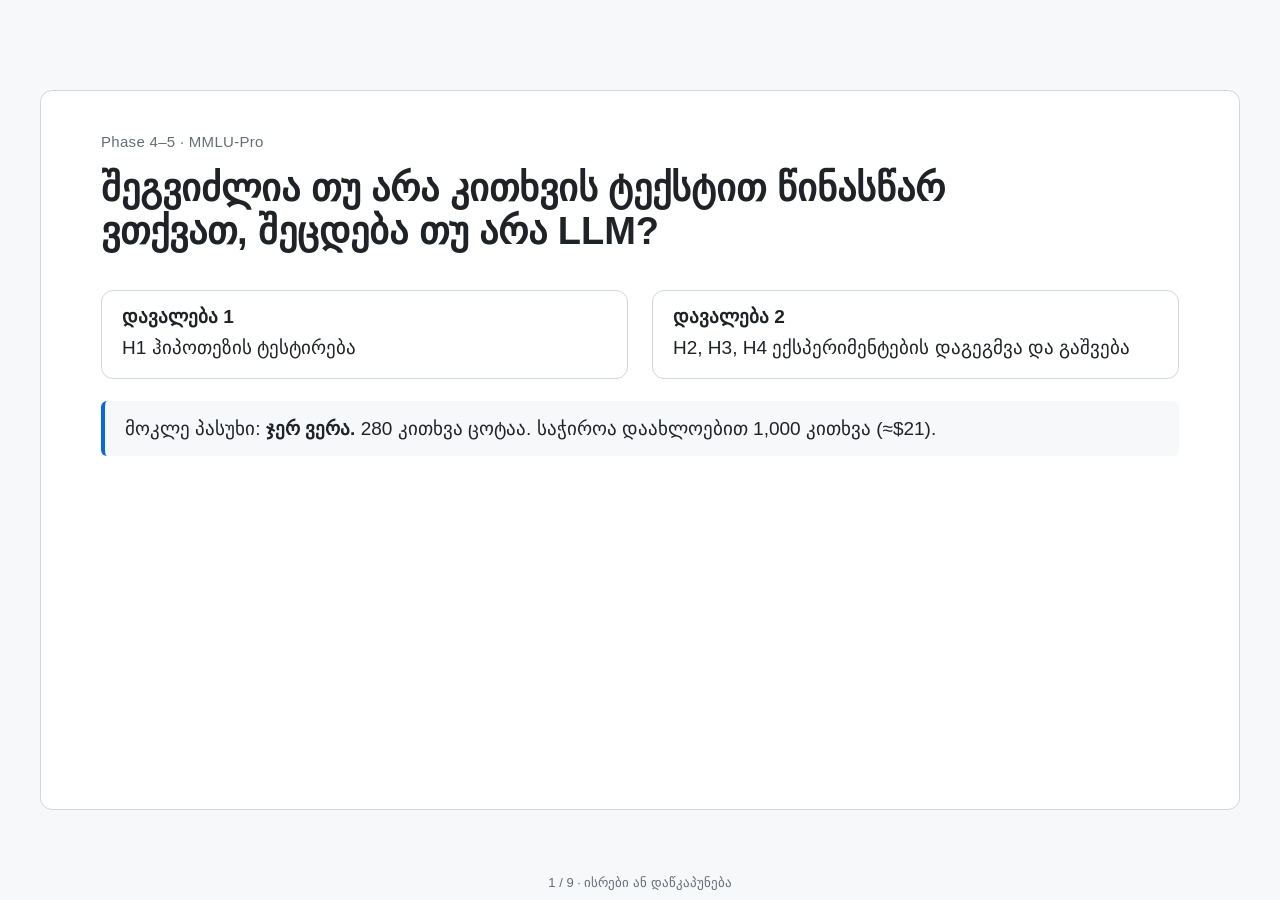
<file: experiments/out/phase4_5_deck_ka.html>
<!doctype html><html lang="ka"><head><meta charset="utf-8"><meta name="viewport" content="width=device-width,initial-scale=1"><title>Phase 4–5 · H1 და H2–H4</title><style>
*{box-sizing:border-box}
html,body{margin:0;height:100%;background:#f6f8fa;color:#1f2328;
  font-family:"Segoe UI","Noto Sans Georgian",Sylfaen,Arial,sans-serif}
.slide{display:none;position:absolute;inset:0;margin:auto;width:min(1200px,96vw);height:min(720px,94vh);
  background:#fff;border:1px solid #d0d7de;border-radius:12px;padding:44px 60px;overflow:auto}
.slide.on{display:flex;flex-direction:column}
.kicker{margin:0 0 6px;color:#656d76;font-size:14px;letter-spacing:.06em;text-transform:uppercase}
h1{font-size:40px;line-height:1.15;margin:8px 0 18px;max-width:900px}
h2{font-size:30px;line-height:1.2;margin:0 0 22px}
h3{font-size:18px;margin:0 0 8px}
p,li{font-size:18px;line-height:1.5}
.lede{font-size:21px;color:#1f2328;max-width:900px}
.body{flex:1}
.note{color:#656d76;font-size:14px;line-height:1.5;margin:14px 0 0;border-top:1px solid #d0d7de;padding-top:12px}
.small{color:#656d76;font-size:15px}
.row{display:flex;gap:18px;margin:18px 0}
.big{flex:1;border:1px solid #d0d7de;border-radius:10px;padding:18px 20px}
.big .num{font-size:40px;font-weight:650;line-height:1.1}
.big .cap{color:#656d76;font-size:15px;margin-top:6px}
.big.bad .num{color:#cf222e} .big.accent .num{color:#0969da} .big.good .num{color:#1a7f37}
.two{display:grid;grid-template-columns:1fr 1fr;gap:28px;margin-top:10px}
.card{border:1px solid #d0d7de;border-radius:10px;padding:20px 22px}
.em{font-weight:600}
.split{display:grid;grid-template-columns:1.7fr 1fr;gap:24px;align-items:center}
.stack{display:flex;flex-direction:column;gap:14px}
table{border-collapse:collapse;width:100%;font-size:17px}
th{color:#656d76;font-weight:600;font-size:14px;border-bottom:2px solid #d0d7de;padding:10px 12px}
td{border-bottom:1px solid #d0d7de;padding:12px}
tr.hl td{background:#ddf4ff}
code{font-family:ui-monospace,SFMono-Regular,Consolas,monospace;font-size:.88em;background:#f6f8fa;
  padding:1px 5px;border-radius:4px}
.chart{width:100%;height:auto}
.chart .tick{font-size:13px;fill:#656d76} .chart .axis{font-size:14px;fill:#656d76}
.chart .lab{font-size:14px;fill:#1f2328} .chart .val{font-size:14px;fill:#1f2328;font-weight:600}
.steps li{margin-bottom:12px}
.rel .chart{max-width:380px} .tight{margin:2px 0}
#bar{position:fixed;bottom:10px;left:0;right:0;text-align:center;color:#656d76;font-size:13px}
@media print{html,body{background:#fff}.slide{display:flex!important;position:relative;
  page-break-after:always;border:none;height:auto;min-height:100vh}#bar{display:none}}

.kicker{text-transform:none;letter-spacing:.02em;font-size:15px}
.slide{padding:40px 60px}
h1{font-size:38px} h2{font-size:32px;margin:0 0 22px}
h3{font-size:19px;margin:0 0 6px}
p,li{font-size:19px;line-height:1.45}
.box{border:1px solid #d0d7de;border-radius:12px;padding:14px 20px;background:#fff}
.box p{margin:2px 0} .box ul{margin:4px 0 0;padding-left:22px} .box li{margin:4px 0}
.box.bad{border-color:#cf222e66;background:#fff6f6} .box.bad h3{color:#cf222e}
.box.good{border-color:#1a7f3766;background:#f3fbf5} .box.good h3{color:#1a7f37}
.two{display:grid;grid-template-columns:1fr 1fr;gap:24px;margin-top:18px}
.hyp{display:grid;grid-template-columns:.85fr 1.15fr;gap:24px;align-items:center}
.hyp .box p{font-size:18px}
.stack{display:flex;flex-direction:column;gap:12px}
.ps{display:grid;grid-template-columns:1fr 50px 1fr;gap:10px;align-items:stretch}
.arrow{display:flex;align-items:center;justify-content:center;font-size:40px;color:#656d76}
.nums{display:grid;grid-template-columns:repeat(4,1fr);gap:18px;margin-bottom:8px}
.num{border:1px solid #d0d7de;border-radius:12px;padding:18px;text-align:center}
.num b{display:block;font-size:48px;line-height:1.1} .num span{color:#656d76;font-size:17px}
.num.bad b{color:#cf222e}
.answer{margin-top:22px;padding:14px 20px;background:#f6f8fa;border-left:4px solid #0969da;border-radius:6px}
.slide.title h1{max-width:1000px}
table{font-size:18px} td{padding:12px}
.chart .lab{font-size:16px} .chart .val{font-size:16px} .chart .axis{font-size:15px}
</style></head><body><section class="slide title"><p class="kicker">Phase 4–5 · MMLU-Pro</p><h1>შეგვიძლია თუ არა კითხვის ტექსტით წინასწარ ვთქვათ, შეცდება თუ არა LLM?</h1><div class="two"><div class="box "><h3>დავალება 1</h3><p>H1 ჰიპოთეზის ტესტირება</p></div><div class="box "><h3>დავალება 2</h3><p>H2, H3, H4 ექსპერიმენტების დაგეგმვა და გაშვება</p></div></div><p class="answer">მოკლე პასუხი: <b>ჯერ ვერა.</b> 280 კითხვა ცოტაა. საჭიროა დაახლოებით 1,000 კითხვა (≈$21).</p></section><section class="slide"><p class="kicker">რა გვქონდა</p><h2>მონაცემები და როგორ ვზომავთ</h2><div class="body"><div class="nums"><div class="num "><b>280</b><span>კითხვა<br>MMLU-Pro, 14 საგანი</span></div><div class="num "><b>3</b><span>Gemini მოდელი</span></div><div class="num "><b>10</b><span>პასუხი თითო<br>კითხვაზე</span></div><div class="num bad"><b>20.5%</b><span>პასუხი არასწორი</span></div></div><div class="two"><div class="box "><h3>Brier score</h3><p>მოდელი ამბობს: „ამ პასუხის შეცდომის ალბათობა X%“. Brier ზომავს, რამდენად ასცდა.</p><p><b>0 = იდეალური. რაც დაბალია, მით უკეთესი.</b></p></div><div class="box "><h3>Baseline = 0.163</h3><p>ყოველ კითხვაზე უბრალოდ „20.5%“-ის თქმა, კითხვის წაკითხვის გარეშე.</p><p><b>მოდელი ამაზე დაბალს უნდა იღებდეს.</b></p></div></div></div></section><section class="slide"><p class="kicker">რა გავაკეთეთ პირველ რიგში</p><h2>როგორ ვყოფთ მონაცემებს train-ად და test-ად</h2><div class="body"><div class="ps"><div class="box bad"><h3>ადრე (გუნდის notebook)</h3><ul><li>840 სტრიქონი შემთხვევით 80/20-ზე</li><li>ერთი კითხვა = 3 სტრიქონი (3 მოდელი) → <b>train-შიც და test-შიც</b> ხვდებოდა</li><li><code>question_id</code> feature-ად იყო</li><li><b>R² 0.32</b>: მოდელმა test-ის კითხვები უკვე იცოდა</li></ul></div><div class="arrow">→</div><div class="box good"><h3>ახლა (ჩვენი კოდი)</h3><ul><li>ჯერ <b>კითხვებს</b> ვყოფთ, მერე სტრიქონებს</li><li>კითხვა სამივე მოდელით ერთად: <b>ან train-შია, ან test-ში</b></li><li><code>question_id</code> ამოღებულია</li><li>test-ში მხოლოდ <b>ახალი</b> კითხვებია → R² 0.32 გაქრა</li></ul></div></div></div></section><section class="slide"><p class="kicker">დავალება 1 · H1</p><h2>H1: soft target ჯობია binary-ს?</h2><div class="body"><div class="hyp"><div class="stack"><div class="box "><h3>ჰიპოთეზა</h3><p>მოდელი უკეთესია, თუ ვასწავლით <b>soft target</b>-ზე (3/10 = 0.3), და არა <b>binary</b>-ზე (0 ან 1).</p></div><div class="box "><h3>რა გავაკეთეთ</h3><p>4 მოდელი: XGBoost და Logistic, თითო ორივე target-ზე. ერთნაირი 144 feature, test-ში ახალი კითხვები.</p></div><div class="box bad"><h3>შედეგი: ✗ არ დადასტურდა</h3><p>soft ≈ binary, სხვაობა შემთხვევითია. baseline-ს ვერცერთი ჯობნის. <br><b>+</b> 20% სარისკოს გამოტოვებით შეცდომა 20.5% → 18.6%.</p></div></div><div><svg viewBox="0 0 520 324" class="chart" role="img"><text x="238" y="57.1" text-anchor="end" class="lab">baseline</text><rect x="250" y="34" width="86.8" height="34" fill="#656d76" rx="3"/><text x="344.8" y="57.1" class="val">0.163</text><text x="238" y="105.1" text-anchor="end" class="lab">XGBoost · binary</text><rect x="250" y="82" width="107.8" height="34" fill="#0969da" rx="3"/><text x="365.8" y="105.1" class="val">0.165</text><text x="238" y="153.1" text-anchor="end" class="lab">XGBoost · soft</text><rect x="250" y="130" width="152.1" height="34" fill="#bc4c00" rx="3"/><text x="410.1" y="153.1" class="val">0.169</text><text x="238" y="201.1" text-anchor="end" class="lab">Logistic · binary</text><rect x="250" y="178" width="86.5" height="34" fill="#1f2328" rx="3"/><text x="344.5" y="201.1" class="val">0.163</text><text x="238" y="249.1" text-anchor="end" class="lab">Logistic · soft</text><rect x="250" y="226" width="76.4" height="34" fill="#1a7f37" rx="3"/><text x="334.4" y="249.1" class="val">0.162</text><text x="250.0" y="290" text-anchor="middle" class="tick">0.155</text><text x="302.9" y="290" text-anchor="middle" class="tick">0.160</text><text x="355.9" y="290" text-anchor="middle" class="tick">0.165</text><text x="408.8" y="290" text-anchor="middle" class="tick">0.170</text><line x1="336.8" x2="336.8" y1="24" y2="274" stroke="#656d76" stroke-width="1.5" stroke-dasharray="6 5"/><text x="336.8" y="18" text-anchor="middle" class="tick" fill="#656d76">baseline</text><text x="340.0" y="314" text-anchor="middle" class="axis">Brier (რაც დაბალია, მით უკეთესი)</text></svg></div></div></div></section><section class="slide"><p class="kicker">დავალება 2 · H2</p><h2>H2: მოდელის features შველის?</h2><div class="body"><div class="hyp"><div class="stack"><div class="box "><h3>ჰიპოთეზა</h3><p>კითხვის features-ს თუ <b>მოდელის features</b>-ს დავუმატებთ (სახელი, ოჯახი, knowledge cutoff), პროგნოზი გაუმჯობესდება.</p></div><div class="box "><h3>რა გავაკეთეთ</h3><p>3 feature-ნაკრები, თითოეული 4 მოდელით. ვადარებთ თითოეულის საუკეთესოს.</p></div><div class="box good"><h3>შედეგი: ✓ ცოტათი</h3><p>Brier 0.164 → 0.162. სხვაობა რეალურია, მაგრამ პატარა. baseline-ს სანდოდ ვერ ჯობნის.</p></div></div><div><svg viewBox="0 0 520 276" class="chart" role="img"><text x="238" y="57.1" text-anchor="end" class="lab">მხოლოდ კითხვის features</text><rect x="250" y="34" width="125.7" height="34" fill="#0969da" rx="3"/><text x="383.7" y="57.1" class="val">0.164</text><text x="238" y="105.1" text-anchor="end" class="lab">+ მოდელის სახელი</text><rect x="250" y="82" width="94.8" height="34" fill="#0969da" rx="3"/><text x="352.8" y="105.1" class="val">0.162</text><text x="238" y="153.1" text-anchor="end" class="lab">ყველა feature</text><rect x="250" y="130" width="99.9" height="34" fill="#0969da" rx="3"/><text x="357.9" y="153.1" class="val">0.162</text><text x="238" y="201.1" text-anchor="end" class="lab">baseline</text><rect x="250" y="178" width="113.5" height="34" fill="#656d76" rx="3"/><text x="371.5" y="201.1" class="val">0.163</text><text x="250.0" y="242" text-anchor="middle" class="tick">0.155</text><text x="319.2" y="242" text-anchor="middle" class="tick">0.160</text><text x="388.5" y="242" text-anchor="middle" class="tick">0.165</text><line x1="363.5" x2="363.5" y1="24" y2="226" stroke="#656d76" stroke-width="1.5" stroke-dasharray="6 5"/><text x="363.5" y="18" text-anchor="middle" class="tick" fill="#656d76">baseline</text><text x="340.0" y="266" text-anchor="middle" class="axis">Brier (რაც დაბალია, მით უკეთესი)</text></svg></div></div></div></section><section class="slide"><p class="kicker">დავალება 2 · H3</p><h2>H3: მოდელის პარამეტრები შველის?</h2><div class="body"><div class="hyp"><div class="stack"><div class="box "><h3>ჰიპოთეზა</h3><p>მოდელის პარამეტრები (context window, temperature, top-p) და მათი კავშირი კითხვასთან პროგნოზს კიდევ უფრო აუმჯობესებს.</p></div><div class="box "><h3>რა გავაკეთეთ</h3><p>შევამოწმეთ, იცვლება თუ არა ეს პარამეტრები. არ იცვლება, ამიტომ გავუშვით <b>reduced H3</b>: + მოდელის სახელი, + knowledge cutoff.</p></div><div class="box "><h3>შედეგი: ◐ ნაწილობრივ</h3><p>სრულად ვერ შემოწმდა. მოდელის სახელი შველის, cutoff თითქმის არა. საჭიროა მონაცემები მეორე temperature-ით.</p></div></div><div><h3>რა იცვლება 3 მოდელს შორის</h3><table><thead><tr><th style="text-align:left">პარამეტრი</th><th style="text-align:left">მნიშვნელობა</th><th style="text-align:center">იცვლება?</th></tr></thead><tbody><tr><td style="text-align:left">context window</td><td style="text-align:left">1,048,576 სამივეზე</td><td style="text-align:center">✗</td></tr><tr><td style="text-align:left">temperature, top-p</td><td style="text-align:left">არ არის ჩაწერილი</td><td style="text-align:center">✗</td></tr><tr class="hl"><td style="text-align:left">მოდელის სახელი</td><td style="text-align:left">3 სხვადასხვა</td><td style="text-align:center">✓</td></tr><tr class="hl"><td style="text-align:left">knowledge cutoff</td><td style="text-align:left">2 მოდელს აქვს</td><td style="text-align:center">✓</td></tr></tbody></table></div></div></div></section><section class="slide"><p class="kicker">დავალება 2 · H4</p><h2>H4: ML ჯობნის მარტივ ცხრილს?</h2><div class="body"><div class="hyp"><div class="stack"><div class="box "><h3>ჰიპოთეზა</h3><p>ML მოდელი ჯობნის მარტივ ცხრილს: <b>„მოდელი × საგანი“</b> შეცდომის % (მაგ. „gemini-2.5 health-ში X%-ს ცდება“).</p></div><div class="box "><h3>რა გავაკეთეთ</h3><p>3 ტესტი: ახალი კითხვები, ახალი საგანი, ახალი მოდელი. leakage ვიპოვეთ და გავასწორეთ (0.130 → 0.171).</p></div><div class="box bad"><h3>შედეგი: ✗ არ დადასტურდა</h3><p>ცხრილი სამივე ტესტზე ჯობნის ან ტოლია. ML ცხრილს ვერსად აჯობა.</p></div></div><div><svg viewBox="0 0 520 300" class="chart" role="img"><text x="238" y="51.7" text-anchor="end" class="lab">ახალი კითხვები · ML</text><rect x="250" y="34" width="85.3" height="26" fill="#0969da" rx="3"/><text x="343.3" y="51.7" class="val">0.162</text><text x="238" y="87.7" text-anchor="end" class="lab">ახალი კითხვები · ცხრილი</text><rect x="250" y="70" width="33.1" height="26" fill="#1a7f37" rx="3"/><text x="291.1" y="87.7" class="val">0.155</text><text x="238" y="123.7" text-anchor="end" class="lab">ახალი საგანი · ML</text><rect x="250" y="106" width="119.9" height="26" fill="#0969da" rx="3"/><text x="377.9" y="123.7" class="val">0.167</text><text x="238" y="159.7" text-anchor="end" class="lab">ახალი საგანი · ცხრილი</text><rect x="250" y="142" width="80.2" height="26" fill="#1a7f37" rx="3"/><text x="338.2" y="159.7" class="val">0.161</text><text x="238" y="195.7" text-anchor="end" class="lab">ახალი მოდელი · ML</text><rect x="250" y="178" width="151.9" height="26" fill="#0969da" rx="3"/><text x="409.9" y="195.7" class="val">0.171</text><text x="238" y="231.7" text-anchor="end" class="lab">ახალი მოდელი · ცხრილი</text><rect x="250" y="214" width="85.6" height="26" fill="#1a7f37" rx="3"/><text x="343.6" y="231.7" class="val">0.162</text><text x="250.0" y="266" text-anchor="middle" class="tick">0.150</text><text x="322.0" y="266" text-anchor="middle" class="tick">0.160</text><text x="394.0" y="266" text-anchor="middle" class="tick">0.170</text><text x="340.0" y="290" text-anchor="middle" class="axis">Brier (რაც დაბალია, მით უკეთესი)</text></svg></div></div></div></section><section class="slide"><p class="kicker">შეჯამება</p><h2>ოთხი ჰიპოთეზა: რა გამოვიდა</h2><div class="body"><table><thead><tr><th style="text-align:left"></th><th style="text-align:left">ჰიპოთეზა</th><th style="text-align:left">შედეგი</th></tr></thead><tbody><tr><td style="text-align:left">H1</td><td style="text-align:left">soft target ჯობია binary-ს</td><td style="text-align:left">✗ ფრეა</td></tr><tr><td style="text-align:left">H2</td><td style="text-align:left">მოდელის features შველის</td><td style="text-align:left">✓ ცოტათი</td></tr><tr><td style="text-align:left">H3</td><td style="text-align:left">მოდელის პარამეტრები შველის</td><td style="text-align:left">◐ ვერ შემოწმდა, მონაცემები არ იყო</td></tr><tr><td style="text-align:left">H4</td><td style="text-align:left">ML ჯობნის მარტივ ცხრილს</td><td style="text-align:left">✗ ცხრილი ჯობნის</td></tr></tbody></table><p class="answer">280 კითხვაზე კითხვის ტექსტი შეცდომის პროგნოზს თითქმის არაფერს მატებს. მთავარია, <b>რომელი მოდელია</b> და <b>რომელი საგანი</b>.</p></div></section><section class="slide"><p class="kicker">შემდეგი ნაბიჯი</p><h2>მთავარი პრობლემა: მონაცემები ცოტაა</h2><div class="body"><div class="ps"><div class="box bad"><h3>პრობლემა</h3><ul><li>280 კითხვაზე საუკეთესო feature <b>ხმაურისგან არ განსხვავდება</b></li><li>შემთხვევით არეულ მონაცემებზეც 34% შემთხვევაში ჩნდება ასეთივე „ძლიერი“ feature</li></ul></div><div class="arrow">→</div><div class="box good"><h3>გადაწყვეტა</h3><ul><li><b>1,000 კითხვა</b> × 3 მოდელი × 10 პასუხი</li><li>≈39,000 API call, <b>≈$21</b></li><li>20% test თავიდანვე „დალუქული“</li><li>იგივე კოდი, იგივე მეტრიკები</li></ul></div></div></div></section><div id="bar"></div><script>
const s=[...document.querySelectorAll('.slide')];let i=0;const bar=document.getElementById('bar');
function show(n){i=Math.max(0,Math.min(s.length-1,n));s.forEach((e,k)=>e.classList.toggle('on',k===i));
bar.textContent=(i+1)+' / '+s.length+'  ·  ისრები ან დაწკაპუნება';location.hash=i+1;}
document.addEventListener('keydown',e=>{if(['ArrowRight','PageDown',' '].includes(e.key))show(i+1);
if(['ArrowLeft','PageUp'].includes(e.key))show(i-1);if(e.key==='Home')show(0);if(e.key==='End')show(s.length-1);});
document.addEventListener('click',e=>{if(e.target.closest('a'))return;show(e.clientX>innerWidth/3?i+1:i-1);});
show((parseInt(location.hash.slice(1))||1)-1);
</script></body></html>
</file>
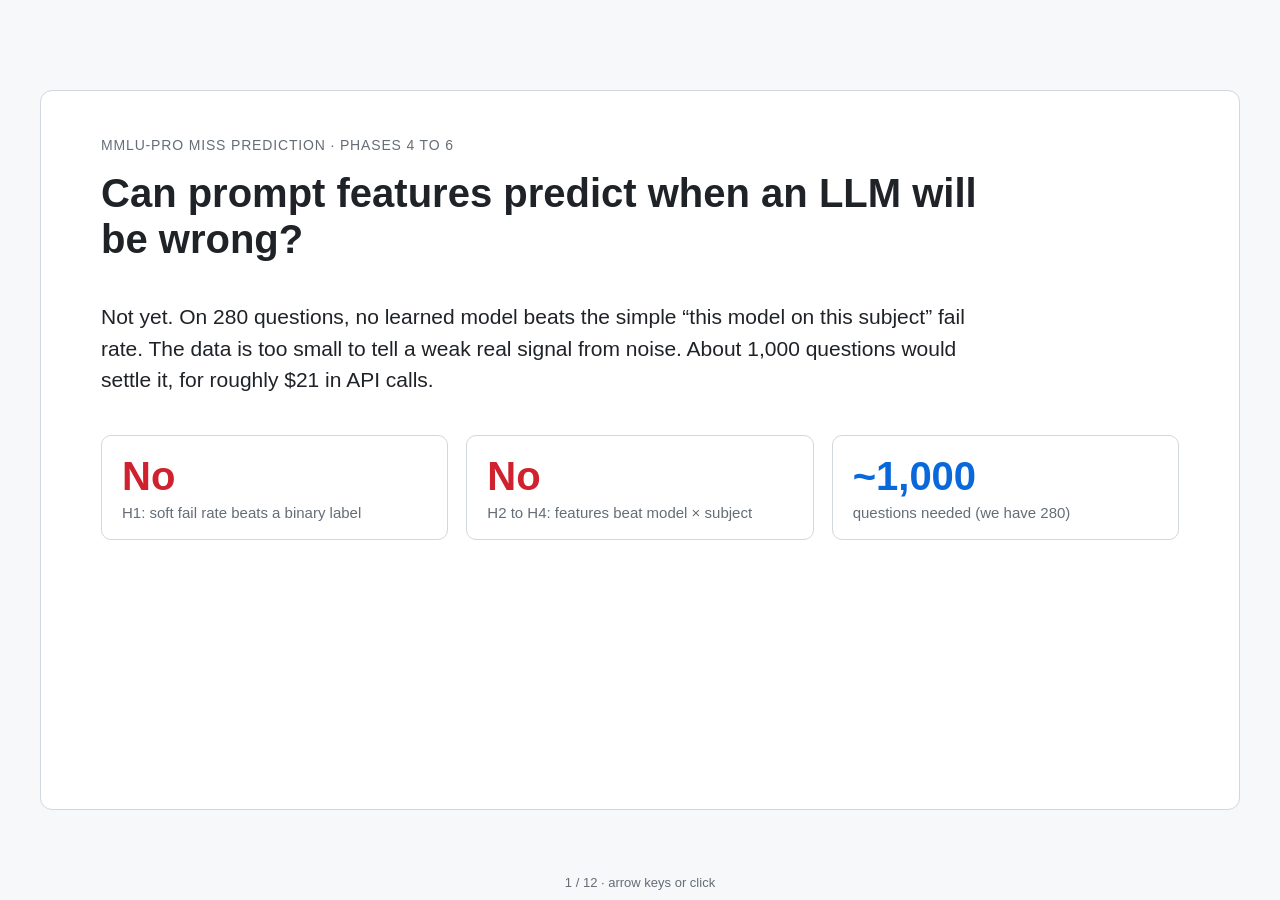
<file: experiments/out/phase4_6_deck.html>
<!doctype html><html lang="en"><head><meta charset="utf-8"><meta name="viewport" content="width=device-width,initial-scale=1"><title>MMLU-Pro miss prediction · Phases 4 to 6</title><style>
*{box-sizing:border-box}
html,body{margin:0;height:100%;background:#f6f8fa;color:#1f2328;
  font-family:-apple-system,BlinkMacSystemFont,"Segoe UI",Helvetica,Arial,sans-serif}
.slide{display:none;position:absolute;inset:0;margin:auto;width:min(1200px,96vw);height:min(720px,94vh);
  background:#fff;border:1px solid #d0d7de;border-radius:12px;padding:44px 60px;overflow:auto}
.slide.on{display:flex;flex-direction:column}
.kicker{margin:0 0 6px;color:#656d76;font-size:14px;letter-spacing:.06em;text-transform:uppercase}
h1{font-size:40px;line-height:1.15;margin:8px 0 18px;max-width:900px}
h2{font-size:30px;line-height:1.2;margin:0 0 22px}
h3{font-size:18px;margin:0 0 8px}
p,li{font-size:18px;line-height:1.5}
.lede{font-size:21px;color:#1f2328;max-width:900px}
.body{flex:1}
.note{color:#656d76;font-size:14px;line-height:1.5;margin:14px 0 0;border-top:1px solid #d0d7de;padding-top:12px}
.small{color:#656d76;font-size:15px}
.row{display:flex;gap:18px;margin:18px 0}
.big{flex:1;border:1px solid #d0d7de;border-radius:10px;padding:18px 20px}
.big .num{font-size:40px;font-weight:650;line-height:1.1}
.big .cap{color:#656d76;font-size:15px;margin-top:6px}
.big.bad .num{color:#cf222e} .big.accent .num{color:#0969da} .big.good .num{color:#1a7f37}
.two{display:grid;grid-template-columns:1fr 1fr;gap:28px;margin-top:10px}
.card{border:1px solid #d0d7de;border-radius:10px;padding:20px 22px}
.em{font-weight:600}
.split{display:grid;grid-template-columns:1.7fr 1fr;gap:24px;align-items:center}
.stack{display:flex;flex-direction:column;gap:14px}
table{border-collapse:collapse;width:100%;font-size:17px}
th{color:#656d76;font-weight:600;font-size:14px;border-bottom:2px solid #d0d7de;padding:10px 12px}
td{border-bottom:1px solid #d0d7de;padding:12px}
tr.hl td{background:#ddf4ff}
code{font-family:ui-monospace,SFMono-Regular,Consolas,monospace;font-size:.88em;background:#f6f8fa;
  padding:1px 5px;border-radius:4px}
.chart{width:100%;height:auto}
.chart .tick{font-size:13px;fill:#656d76} .chart .axis{font-size:14px;fill:#656d76}
.chart .lab{font-size:14px;fill:#1f2328} .chart .val{font-size:14px;fill:#1f2328;font-weight:600}
.steps li{margin-bottom:12px}
.rel .chart{max-width:380px} .tight{margin:2px 0}
#bar{position:fixed;bottom:10px;left:0;right:0;text-align:center;color:#656d76;font-size:13px}
@media print{html,body{background:#fff}.slide{display:flex!important;position:relative;
  page-break-after:always;border:none;height:auto;min-height:100vh}#bar{display:none}}
</style></head><body><section class="slide title"><p class="kicker">MMLU-Pro miss prediction · Phases 4 to 6</p><h1>Can prompt features predict when an LLM will be wrong?</h1><p class="lede">Not yet. On 280 questions, no learned model beats the simple “this model on this subject” fail rate. The data is too small to tell a weak real signal from noise. About 1,000 questions would settle it, for roughly $21 in API calls.</p><div class="row"><div class="big bad"><div class="num">No</div><div class="cap">H1: soft fail rate beats a binary label</div></div><div class="big bad"><div class="num">No</div><div class="cap">H2 to H4: features beat model × subject</div></div><div class="big accent"><div class="num">~1,000</div><div class="cap">questions needed (we have 280)</div></div></div></section><section class="slide"><p class="kicker">What we started from</p><h2>280 questions × 3 Gemini models × 10 answers each</h2><div class="body"><div class="row"><div class="big "><div class="num">840</div><div class="cap">cells (question × model)</div></div><div class="big "><div class="num">8,400</div><div class="cap">graded answers</div></div><div class="big "><div class="num">20.5%</div><div class="cap">of answers were wrong</div></div></div><div class="two"><div><h3>Target</h3><p>For each cell: fail rate = wrong answers ÷ 10. Only 22% of cells sit between 0 and 1; most are always right or always wrong.</p></div><div><h3>What was wrong in the first notebooks</h3><ul><li>The regression split rows, not questions. All 145 test questions were also in training.</li><li><code>question_id</code> was left in as a feature.</li><li>So its R² of 0.32 was optimistic: the model had seen every test question.</li></ul></div></div></div><p class="note">From here on, every test uses questions the model never saw. Question id and MMLU subject are never features; subject is only used as a baseline.</p></section><section class="slide"><p class="kicker">Phase 6 · metrics locked before testing</p><h2>Which number decides depends on how the score is used</h2><div class="body"><div class="two"><div class="card"><h3>Product skips the riskiest X%</h3><p>Only the order matters. A score that says 90% on hard questions and 80% on easy ones works perfectly.</p><p class="em">Decide on: coverage–risk curve, error at 90 / 80 / 70% coverage, AURC.</p></div><div class="card"><h3>Product uses a threshold or shows the number</h3><p>“Skip if risk &gt; 30%” only works if 30% really means 30%.</p><p class="em">Decide on: Brier, Brier Skill Score, reliability diagram, ECE (15 quantile bins).</p></div></div><p class="small">Always also reported: log loss (clipped to [1e−4, 1−1e−4]), AUROC, AUPRC next to its base rate, a question-level bootstrap interval, and results by model and by subject. RMSE only next to its noise floor. Brier Skill Score = 1 − Brier ÷ Brier of always guessing the average.</p></div></section><section class="slide"><p class="kicker">Phase 4 · H1</p><h2>Predicting the exact fail rate does not beat a yes/no label</h2><div class="body"><table><thead><tr><th style="text-align:left">Predictor</th><th style="text-align:right">Brier</th><th style="text-align:right">Skill</th><th style="text-align:right">ECE</th><th style="text-align:right">Log loss</th><th style="text-align:right">Error, skip 20%</th><th style="text-align:right">AURC</th><th style="text-align:right">AUROC</th></tr></thead><tbody><tr><td style="text-align:left">Always guess the average</td><td style="text-align:right">0.163</td><td style="text-align:right">0</td><td style="text-align:right">0.044</td><td style="text-align:right">0.508</td><td style="text-align:right">20.5%</td><td style="text-align:right">0.220</td><td style="text-align:right">0.46</td></tr><tr><td style="text-align:left">XGBoost · binary (fail rate &gt; 0.5)</td><td style="text-align:right">0.165</td><td style="text-align:right">-0.012</td><td style="text-align:right">0.063</td><td style="text-align:right">0.516</td><td style="text-align:right">18.6%</td><td style="text-align:right">0.170</td><td style="text-align:right">0.58</td></tr><tr><td style="text-align:left">XGBoost · soft (exact fail rate)</td><td style="text-align:right">0.169</td><td style="text-align:right">-0.038</td><td style="text-align:right">0.068</td><td style="text-align:right">0.527</td><td style="text-align:right">19.7%</td><td style="text-align:right">0.177</td><td style="text-align:right">0.55</td></tr><tr><td style="text-align:left">Elastic-net logistic · binary</td><td style="text-align:right">0.163</td><td style="text-align:right">+0.000</td><td style="text-align:right">0.053</td><td style="text-align:right">0.505</td><td style="text-align:right">18.7%</td><td style="text-align:right">0.151</td><td style="text-align:right">0.61</td></tr><tr class="hl"><td style="text-align:left">Elastic-net logistic · soft (10 trials)</td><td style="text-align:right">0.162</td><td style="text-align:right">+0.006</td><td style="text-align:right">0.059</td><td style="text-align:right">0.501</td><td style="text-align:right">19.5%</td><td style="text-align:right">0.145</td><td style="text-align:right">0.62</td></tr></tbody></table></div><p class="note">Lower is better except AUROC; skill below 0 means worse than guessing the average. Soft minus binary on Brier: XGBoost +0.004 [-0.001, +0.010], logistic -0.001 [-0.004, +0.002]. Both intervals include 0: a tie. The soft logistic ranks best (lowest AURC) but its skill interval also includes 0. Question-grouped 5-fold, same 144 features for every model.</p></section><section class="slide"><p class="kicker">Phase 4 · H1 · coverage–risk</p><h2>Skipping risky questions helps; the logistic ranks best when skipping a lot</h2><div class="body"><svg viewBox="0 0 860 380" class="chart" role="img"><line x1="70" x2="680" y1="320.0" y2="320.0" stroke="#d0d7de" stroke-width="1"/><text x="60" y="325.0" text-anchor="end" class="tick">0</text><line x1="70" x2="680" y1="264.8" y2="264.8" stroke="#d0d7de" stroke-width="1"/><text x="60" y="269.8" text-anchor="end" class="tick">5</text><line x1="70" x2="680" y1="209.6" y2="209.6" stroke="#d0d7de" stroke-width="1"/><text x="60" y="214.6" text-anchor="end" class="tick">10</text><line x1="70" x2="680" y1="154.4" y2="154.4" stroke="#d0d7de" stroke-width="1"/><text x="60" y="159.4" text-anchor="end" class="tick">15</text><line x1="70" x2="680" y1="99.2" y2="99.2" stroke="#d0d7de" stroke-width="1"/><text x="60" y="104.2" text-anchor="end" class="tick">20</text><line x1="70" x2="680" y1="44.0" y2="44.0" stroke="#d0d7de" stroke-width="1"/><text x="60" y="49.0" text-anchor="end" class="tick">25</text><text x="70.0" y="342" text-anchor="middle" class="tick">5</text><text x="100.5" y="342" text-anchor="middle" class="tick">10</text><text x="131.0" y="342" text-anchor="middle" class="tick">14</text><text x="161.5" y="342" text-anchor="middle" class="tick">19</text><text x="192.0" y="342" text-anchor="middle" class="tick">24</text><text x="222.5" y="342" text-anchor="middle" class="tick">29</text><text x="253.0" y="342" text-anchor="middle" class="tick">34</text><text x="283.5" y="342" text-anchor="middle" class="tick">38</text><text x="314.0" y="342" text-anchor="middle" class="tick">43</text><text x="344.5" y="342" text-anchor="middle" class="tick">48</text><text x="375.0" y="342" text-anchor="middle" class="tick">52</text><text x="405.5" y="342" text-anchor="middle" class="tick">57</text><text x="436.0" y="342" text-anchor="middle" class="tick">62</text><text x="466.5" y="342" text-anchor="middle" class="tick">67</text><text x="497.0" y="342" text-anchor="middle" class="tick">72</text><text x="527.5" y="342" text-anchor="middle" class="tick">76</text><text x="558.0" y="342" text-anchor="middle" class="tick">81</text><text x="588.5" y="342" text-anchor="middle" class="tick">86</text><text x="619.0" y="342" text-anchor="middle" class="tick">90</text><text x="649.5" y="342" text-anchor="middle" class="tick">95</text><text x="680.0" y="342" text-anchor="middle" class="tick">100</text><line x1="70" x2="680" y1="93.7" y2="93.7" stroke="#656d76" stroke-width="1.5" stroke-dasharray="6 5"/><text x="690" y="98.7" class="lab" fill="#656d76">Answer all 20.5%</text><polyline points="70.0,149.1 100.5,174.6 131.0,140.8 161.5,157.8 192.0,148.4 222.5,154.0 253.0,145.3 283.5,141.4 314.0,139.7 344.5,139.8 375.0,132.2 405.5,134.5 436.0,133.8 466.5,130.1 497.0,121.8 527.5,119.4 558.0,111.9 588.5,106.3 619.0,98.4 649.5,94.6 680.0,93.7" fill="none" stroke="#0969da" stroke-width="3"/><line x1="70" x2="92" y1="14" y2="14" stroke="#0969da" stroke-width="3"/><text x="100" y="19" class="lab">XGBoost binary</text><polyline points="70.0,122.8 100.5,150.3 131.0,187.9 161.5,161.9 192.0,151.6 222.5,130.2 253.0,137.6 283.5,139.3 314.0,125.5 344.5,135.2 375.0,118.0 405.5,116.9 436.0,110.5 466.5,108.3 497.0,100.3 527.5,102.5 558.0,104.1 588.5,100.9 619.0,97.4 649.5,96.3 680.0,93.7" fill="none" stroke="#bc4c00" stroke-width="3"/><line x1="240" x2="262" y1="14" y2="14" stroke="#bc4c00" stroke-width="3"/><text x="270" y="19" class="lab">XGBoost soft</text><polyline points="70.0,283.2 100.5,255.4 131.0,243.9 161.5,236.9 192.0,212.9 222.5,190.4 253.0,177.5 283.5,172.6 314.0,171.7 344.5,165.7 375.0,159.5 405.5,148.1 436.0,133.8 466.5,118.1 497.0,113.1 527.5,110.9 558.0,103.7 588.5,103.2 619.0,98.9 649.5,97.1 680.0,93.7" fill="none" stroke="#1a7f37" stroke-width="3" stroke-dasharray="3 4"/><line x1="392" x2="414" y1="14" y2="14" stroke="#1a7f37" stroke-width="3" stroke-dasharray="3 4"/><text x="422" y="19" class="lab">Logistic soft</text><text x="375.0" y="368" text-anchor="middle" class="axis">Share of questions still answered (%)</text><text transform="translate(18 182.0) rotate(-90)" text-anchor="middle" class="axis">Error among answered (%)</text></svg></div><p class="note">At 80% coverage the XGBoost binary score leaves 18.6% errors, a drop of 1.8 points (95% CI [-3.4 pt, -0.1 pt]). The binary logistic is the same (18.7%); both soft scores' drops include 0. Skipping harder, the logistic ranks better: 15% error while still answering 55% of questions (XGBoost binary: 32%), and 10% error at 24% (XGBoost: 2%).</p></section><section class="slide"><p class="kicker">Phase 6 · calibration</p><h2>Predicted risk stays low and narrow; no model says “high risk”</h2><div class="body"><div class="two"><div class="rel"><h3>XGBoost binary · ECE 0.063</h3><svg viewBox="0 0 330 250" class="chart" role="img"><line x1="56" x2="246" y1="202.0" y2="202.0" stroke="#d0d7de"/><text x="48" y="206.0" text-anchor="end" class="tick">0.0</text><text x="56.0" y="220" text-anchor="middle" class="tick">0.0</text><line x1="56" x2="246" y1="138.7" y2="138.7" stroke="#d0d7de"/><text x="48" y="142.7" text-anchor="end" class="tick">0.2</text><text x="119.3" y="220" text-anchor="middle" class="tick">0.2</text><line x1="56" x2="246" y1="75.3" y2="75.3" stroke="#d0d7de"/><text x="48" y="79.3" text-anchor="end" class="tick">0.4</text><text x="182.7" y="220" text-anchor="middle" class="tick">0.4</text><line x1="56" x2="246" y1="12.0" y2="12.0" stroke="#d0d7de"/><text x="48" y="16.0" text-anchor="end" class="tick">0.6</text><text x="246.0" y="220" text-anchor="middle" class="tick">0.6</text><line x1="56.0" y1="202.0" x2="246.0" y2="12.0" stroke="#656d76" stroke-dasharray="5 5"/><polyline points="76.5,161.3 83.8,143.2 90.2,158.6 95.9,138.7 101.6,150.0 107.4,143.2 115.4,127.7 124.5,121.3 138.9,102.5 170.5,124.3" fill="none" stroke="#0969da" stroke-width="2"/><circle cx="76.5" cy="161.3" r="5" fill="#0969da"/><circle cx="83.8" cy="143.2" r="5" fill="#0969da"/><circle cx="90.2" cy="158.6" r="5" fill="#0969da"/><circle cx="95.9" cy="138.7" r="5" fill="#0969da"/><circle cx="101.6" cy="150.0" r="5" fill="#0969da"/><circle cx="107.4" cy="143.2" r="5" fill="#0969da"/><circle cx="115.4" cy="127.7" r="5" fill="#0969da"/><circle cx="124.5" cy="121.3" r="5" fill="#0969da"/><circle cx="138.9" cy="102.5" r="5" fill="#0969da"/><circle cx="170.5" cy="124.3" r="5" fill="#0969da"/><text x="151.0" y="242" text-anchor="middle" class="axis">Predicted risk</text><text transform="translate(14 107.0) rotate(-90)" text-anchor="middle" class="axis">Observed fail rate</text></svg><p class="small tight">Cells per predicted-risk bin (0.1 wide)</p><svg viewBox="0 0 330 80" class="chart" role="img"><rect x="58.0" y="38.2" width="27.7" height="21.8" fill="#0969da" opacity="0.55"/><text x="71.8" y="76" text-anchor="middle" class="tick">176</text><rect x="89.7" y="10.0" width="27.7" height="50.0" fill="#0969da" opacity="0.55"/><text x="103.5" y="76" text-anchor="middle" class="tick">403</text><rect x="121.3" y="37.9" width="27.7" height="22.1" fill="#0969da" opacity="0.55"/><text x="135.2" y="76" text-anchor="middle" class="tick">178</text><rect x="153.0" y="52.2" width="27.7" height="7.8" fill="#0969da" opacity="0.55"/><text x="166.8" y="76" text-anchor="middle" class="tick">63</text><rect x="184.7" y="58.5" width="27.7" height="1.5" fill="#0969da" opacity="0.55"/><text x="198.5" y="76" text-anchor="middle" class="tick">12</text><rect x="216.3" y="59.0" width="27.7" height="1.0" fill="#0969da" opacity="0.55"/><text x="230.2" y="76" text-anchor="middle" class="tick">8</text><text x="254" y="40" class="tick"></text></svg></div><div class="rel"><h3>Logistic soft · ECE 0.059</h3><svg viewBox="0 0 330 250" class="chart" role="img"><line x1="56" x2="246" y1="202.0" y2="202.0" stroke="#d0d7de"/><text x="48" y="206.0" text-anchor="end" class="tick">0.0</text><text x="56.0" y="220" text-anchor="middle" class="tick">0.0</text><line x1="56" x2="246" y1="138.7" y2="138.7" stroke="#d0d7de"/><text x="48" y="142.7" text-anchor="end" class="tick">0.2</text><text x="119.3" y="220" text-anchor="middle" class="tick">0.2</text><line x1="56" x2="246" y1="75.3" y2="75.3" stroke="#d0d7de"/><text x="48" y="79.3" text-anchor="end" class="tick">0.4</text><text x="182.7" y="220" text-anchor="middle" class="tick">0.4</text><line x1="56" x2="246" y1="12.0" y2="12.0" stroke="#d0d7de"/><text x="48" y="16.0" text-anchor="end" class="tick">0.6</text><text x="246.0" y="220" text-anchor="middle" class="tick">0.6</text><line x1="56.0" y1="202.0" x2="246.0" y2="12.0" stroke="#656d76" stroke-dasharray="5 5"/><polyline points="87.9,180.1 97.3,174.1 103.1,141.7 108.1,143.6 112.9,147.3 117.9,113.0 123.0,100.2 129.2,122.1 141.0,127.0 190.3,121.7" fill="none" stroke="#1a7f37" stroke-width="2"/><circle cx="87.9" cy="180.1" r="5" fill="#1a7f37"/><circle cx="97.3" cy="174.1" r="5" fill="#1a7f37"/><circle cx="103.1" cy="141.7" r="5" fill="#1a7f37"/><circle cx="108.1" cy="143.6" r="5" fill="#1a7f37"/><circle cx="112.9" cy="147.3" r="5" fill="#1a7f37"/><circle cx="117.9" cy="113.0" r="5" fill="#1a7f37"/><circle cx="123.0" cy="100.2" r="5" fill="#1a7f37"/><circle cx="129.2" cy="122.1" r="5" fill="#1a7f37"/><circle cx="141.0" cy="127.0" r="5" fill="#1a7f37"/><circle cx="190.3" cy="121.7" r="5" fill="#1a7f37"/><text x="151.0" y="242" text-anchor="middle" class="axis">Predicted risk</text><text transform="translate(14 107.0) rotate(-90)" text-anchor="middle" class="axis">Observed fail rate</text></svg><p class="small tight">Cells per predicted-risk bin (0.1 wide)</p><svg viewBox="0 0 330 80" class="chart" role="img"><rect x="58.0" y="56.5" width="27.7" height="3.5" fill="#1a7f37" opacity="0.55"/><text x="71.8" y="76" text-anchor="middle" class="tick">32</text><rect x="89.7" y="10.0" width="27.7" height="50.0" fill="#1a7f37" opacity="0.55"/><text x="103.5" y="76" text-anchor="middle" class="tick">454</text><rect x="121.3" y="29.7" width="27.7" height="30.3" fill="#1a7f37" opacity="0.55"/><text x="135.2" y="76" text-anchor="middle" class="tick">275</text><rect x="153.0" y="54.9" width="27.7" height="5.1" fill="#1a7f37" opacity="0.55"/><text x="166.8" y="76" text-anchor="middle" class="tick">46</text><rect x="184.7" y="57.9" width="27.7" height="2.1" fill="#1a7f37" opacity="0.55"/><text x="198.5" y="76" text-anchor="middle" class="tick">19</text><rect x="216.3" y="59.7" width="27.7" height="0.3" fill="#1a7f37" opacity="0.55"/><text x="230.2" y="76" text-anchor="middle" class="tick">3</text><text x="254" y="40" class="tick">above 0.6: 11</text></svg></div></div></div><p class="note">Reliability: 10 equal-count bins of the out-of-fold prediction; the dashed line is perfect calibration. The histogram under each chart counts cells per fixed 0.1-wide bin, so thin bins stay visible. 98% (XGBoost binary) and 96% (logistic soft) of predictions are below 0.4, although 11.7% of cells fail all 10 answers. The models hedge toward the average, which is why their Brier is close to it.</p></section><section class="slide"><p class="kicker">Phase 4 · H2 and reduced H3</p><h2>Adding the model columns helps a bit; none reach the baseline</h2><div class="body"><svg viewBox="0 0 860 384" class="chart" role="img"><text x="238" y="46.2" text-anchor="end" class="lab">prompt only · XGB binary</text><rect x="250" y="34" width="435.3" height="18" fill="#0969da" rx="3"/><text x="693.3" y="46.2" class="val">0.171</text><text x="238" y="71.2" text-anchor="end" class="lab">prompt only · XGB soft</text><rect x="250" y="59" width="458.2" height="18" fill="#bc4c00" rx="3"/><text x="716.2" y="71.2" class="val">0.172</text><text x="238" y="96.2" text-anchor="end" class="lab">prompt only · logit binary</text><rect x="250" y="84" width="299.3" height="18" fill="#1f2328" rx="3"/><text x="557.3" y="96.2" class="val">0.164</text><text x="238" y="121.2" text-anchor="end" class="lab">prompt only · logit soft</text><rect x="250" y="109" width="292.9" height="18" fill="#1a7f37" rx="3"/><text x="550.9" y="121.2" class="val">0.164</text><text x="238" y="146.2" text-anchor="end" class="lab">prompt + model id · XGB binary</text><rect x="250" y="134" width="363.1" height="18" fill="#0969da" rx="3"/><text x="621.1" y="146.2" class="val">0.167</text><text x="238" y="171.2" text-anchor="end" class="lab">prompt + model id · XGB soft</text><rect x="250" y="159" width="373.7" height="18" fill="#bc4c00" rx="3"/><text x="631.7" y="171.2" class="val">0.168</text><text x="238" y="196.2" text-anchor="end" class="lab">prompt + model id · logit binary</text><rect x="250" y="184" width="267.5" height="18" fill="#1f2328" rx="3"/><text x="525.5" y="196.2" class="val">0.163</text><text x="238" y="221.2" text-anchor="end" class="lab">prompt + model id · logit soft</text><rect x="250" y="209" width="246.4" height="18" fill="#1a7f37" rx="3"/><text x="504.4" y="221.2" class="val">0.162</text><text x="238" y="246.2" text-anchor="end" class="lab">all features · XGB binary</text><rect x="250" y="234" width="315.8" height="18" fill="#0969da" rx="3"/><text x="573.8" y="246.2" class="val">0.165</text><text x="238" y="271.2" text-anchor="end" class="lab">all features · XGB soft</text><rect x="250" y="259" width="402.8" height="18" fill="#bc4c00" rx="3"/><text x="660.8" y="271.2" class="val">0.169</text><text x="238" y="296.2" text-anchor="end" class="lab">all features · logit binary</text><rect x="250" y="284" width="273.9" height="18" fill="#1f2328" rx="3"/><text x="531.9" y="296.2" class="val">0.163</text><text x="238" y="321.2" text-anchor="end" class="lab">all features · logit soft</text><rect x="250" y="309" width="254.0" height="18" fill="#1a7f37" rx="3"/><text x="512.0" y="321.2" class="val">0.162</text><text x="250.0" y="350" text-anchor="middle" class="tick">0.150</text><text x="354.0" y="350" text-anchor="middle" class="tick">0.155</text><text x="458.0" y="350" text-anchor="middle" class="tick">0.160</text><text x="562.0" y="350" text-anchor="middle" class="tick">0.165</text><text x="666.0" y="350" text-anchor="middle" class="tick">0.170</text><text x="770.0" y="350" text-anchor="middle" class="tick">0.175</text><line x1="524.5" x2="524.5" y1="24" y2="334" stroke="#656d76" stroke-width="1.5" stroke-dasharray="6 5"/><text x="524.5" y="18" text-anchor="middle" class="tick" fill="#656d76">average</text><line x1="345.6" x2="345.6" y1="24" y2="334" stroke="#1a7f37" stroke-width="1.5" stroke-dasharray="6 5"/><text x="345.6" y="18" text-anchor="middle" class="tick" fill="#1a7f37">model × subject</text><text x="510.0" y="374" text-anchor="middle" class="axis">Brier on unseen questions (lower is better; axis starts at 0.150)</text></svg></div><p class="note">Prompt-only minus all features: XGB binary +0.0058 [+0.0028, +0.0087], logit soft +0.0018 [+0.0003, +0.0031]. Both intervals exclude 0: real, but small. The planned H3 cannot run: context window, temperature, top-p and output pressure are the same for all three models. Stand-in: prompt, then + model id, then + knowledge cutoff and recency gap.</p></section><section class="slide"><p class="kicker">Phase 4 and 5 · H4</p><h2>On every split, no learned model beats “model × subject”</h2><div class="body"><table><thead><tr><th style="text-align:left">Split</th><th style="text-align:right">Average</th><th style="text-align:right">Model × subject</th><th style="text-align:right">Best learned</th><th style="text-align:left">Best learned arm</th><th style="text-align:right">Best minus model × subject, 95% CI</th></tr></thead><tbody><tr><td style="text-align:left">Unseen questions (5 folds)</td><td style="text-align:right">0.163</td><td style="text-align:right">0.155</td><td style="text-align:right">0.162</td><td style="text-align:left">prompt + model id / logit soft</td><td style="text-align:right">[-0.0013, +0.0172]</td></tr><tr><td style="text-align:left">Unseen subject (14 folds)</td><td style="text-align:right">0.165</td><td style="text-align:right">0.161</td><td style="text-align:right">0.167</td><td style="text-align:left">prompt + model id / xgb binary</td><td style="text-align:right">[-0.0009, +0.0123]</td></tr><tr><td style="text-align:left">Unseen model and questions (15 folds)</td><td style="text-align:right">0.169</td><td style="text-align:right">0.162</td><td style="text-align:right">0.171</td><td style="text-align:left">prompt only / logit binary</td><td style="text-align:right">[-0.0005, +0.0194]</td></tr></tbody></table></div><p class="note">Brier, lower is better. A positive gap means the learned model is worse; an interval that touches 0 means a tie, not a win. On unseen subjects, model × subject can only use the model rate; on an unseen model, it can only use the subject rate. Holding out the model alone looked great (Brier 0.130) because the other two models had answered the same questions: that was leakage, and it is not reported.</p></section><section class="slide"><p class="kicker">Phase 6 · results by subgroup</p><h2>The gap between models is bigger than anything the features add</h2><div class="body"><table><thead><tr><th style="text-align:left">Model</th><th style="text-align:right">Fail rate</th><th style="text-align:right">Brier · average</th><th style="text-align:right">Brier · XGB binary</th><th style="text-align:right">Brier · logit soft</th><th style="text-align:right">Error, skip 20% (XGB binary)</th></tr></thead><tbody><tr><td style="text-align:left">gemini-2.5-flash-lite</td><td style="text-align:right">28.0%</td><td style="text-align:right">0.207</td><td style="text-align:right">0.210</td><td style="text-align:right">0.205</td><td style="text-align:right">26.3%</td></tr><tr><td style="text-align:left">gemini-3.1-flash-lite</td><td style="text-align:right">21.6%</td><td style="text-align:right">0.170</td><td style="text-align:right">0.176</td><td style="text-align:right">0.170</td><td style="text-align:right">20.4%</td></tr><tr><td style="text-align:left">gemini-flash-latest</td><td style="text-align:right">11.8%</td><td style="text-align:right">0.112</td><td style="text-align:right">0.110</td><td style="text-align:right">0.112</td><td style="text-align:right">11.8%</td></tr></tbody></table><div class="row"><div class="big "><div class="num">8 of 14</div><div class="cap">subjects where XGB binary beats the average</div></div><div class="big "><div class="num">8 of 14</div><div class="cap">subjects where logit soft beats the average</div></div><div class="big "><div class="num">48% vs 7%</div><div class="cap">fail rate, health vs economics</div></div></div></div><p class="note">H1 out-of-fold scores (question-grouped 5-fold), sliced after scoring. The average is the training-fold fail rate over all models, so within one model it is off by that model's own gap; this is why model × subject is the baseline to beat.</p></section><section class="slide"><p class="kicker">Step 2 · power analysis, no API spend</p><h2>With 280 questions, our best feature looks like noise</h2><div class="body"><div class="split"><div><svg viewBox="0 0 640 360" class="chart" role="img"><line x1="70" x2="460" y1="300.0" y2="300.0" stroke="#d0d7de" stroke-width="1"/><text x="60" y="305.0" text-anchor="end" class="tick">0.00</text><line x1="70" x2="460" y1="248.8" y2="248.8" stroke="#d0d7de" stroke-width="1"/><text x="60" y="253.8" text-anchor="end" class="tick">0.05</text><line x1="70" x2="460" y1="197.6" y2="197.6" stroke="#d0d7de" stroke-width="1"/><text x="60" y="202.6" text-anchor="end" class="tick">0.10</text><line x1="70" x2="460" y1="146.4" y2="146.4" stroke="#d0d7de" stroke-width="1"/><text x="60" y="151.4" text-anchor="end" class="tick">0.15</text><line x1="70" x2="460" y1="95.2" y2="95.2" stroke="#d0d7de" stroke-width="1"/><text x="60" y="100.2" text-anchor="end" class="tick">0.20</text><line x1="70" x2="460" y1="44.0" y2="44.0" stroke="#d0d7de" stroke-width="1"/><text x="60" y="49.0" text-anchor="end" class="tick">0.25</text><text x="70.0" y="322" text-anchor="middle" class="tick">280</text><text x="101.5" y="322" text-anchor="middle" class="tick">500</text><text x="173.2" y="322" text-anchor="middle" class="tick">1000</text><text x="244.9" y="322" text-anchor="middle" class="tick">1500</text><text x="316.6" y="322" text-anchor="middle" class="tick">2000</text><text x="460.0" y="322" text-anchor="middle" class="tick">3000</text><line x1="70" x2="460" y1="131.1" y2="131.1" stroke="#0969da" stroke-width="1.5" stroke-dasharray="6 5"/><text x="470" y="136.1" class="lab" fill="#0969da">our best 0.165</text><line x1="70" x2="460" y1="98.4" y2="98.4" stroke="#cf222e" stroke-width="1.5" stroke-dasharray="6 5"/><text x="470" y="103.4" class="lab" fill="#cf222e">shuffled 95% 0.197</text><polyline points="70.0,84.1 101.5,137.9 173.2,185.2 244.9,206.2 316.6,218.7 460.0,233.6" fill="none" stroke="#1f2328" stroke-width="3"/><line x1="70" x2="92" y1="14" y2="14" stroke="#1f2328" stroke-width="3"/><text x="100" y="19" class="lab">Needed to pass</text><text x="265.0" y="348" text-anchor="middle" class="axis">Number of questions</text><text transform="translate(18 172.0) rotate(-90)" text-anchor="middle" class="axis">Correlation with fail rate (|Spearman ρ|)</text></svg></div><div class="stack"><div class="big bad"><div class="num">34%</div><div class="cap">of label shuffles give a feature at least this strong</div></div><div class="big accent"><div class="num">700</div><div class="cap">questions to find a 0.165 signal 80% of the time</div></div></div></div></div><p class="note">Tested 131 numeric prompt features; the best is <code>f_max_word_len</code> (ρ +0.165). To pass the multiple-testing bar with 280 questions it would need 0.211. Under bootstrap resampling, the top-10 feature list keeps only 41% of its members.</p></section><section class="slide"><p class="kicker">Step 2 · what more data costs</p><h2>The fix is cheap: about $21 for 1,000 questions</h2><div class="body"><table><thead><tr><th style="text-align:left">Questions</th><th style="text-align:right">|ρ| needed</th><th style="text-align:right">Chance to detect ρ = 0.165</th><th style="text-align:right">API calls</th><th style="text-align:right">Cost of new questions</th></tr></thead><tbody><tr><td style="text-align:left">280</td><td style="text-align:right">0.211</td><td style="text-align:right">22%</td><td style="text-align:right">10,920</td><td style="text-align:right">$0</td></tr><tr><td style="text-align:left">500</td><td style="text-align:right">0.158</td><td style="text-align:right">56%</td><td style="text-align:right">19,500</td><td style="text-align:right">$7</td></tr><tr class="hl"><td style="text-align:left">1,000</td><td style="text-align:right">0.112</td><td style="text-align:right">96%</td><td style="text-align:right">39,000</td><td style="text-align:right">$21</td></tr><tr><td style="text-align:left">1,500</td><td style="text-align:right">0.092</td><td style="text-align:right">100%</td><td style="text-align:right">58,500</td><td style="text-align:right">$36</td></tr><tr><td style="text-align:left">2,000</td><td style="text-align:right">0.079</td><td style="text-align:right">100%</td><td style="text-align:right">78,000</td><td style="text-align:right">$51</td></tr><tr><td style="text-align:left">3,000</td><td style="text-align:right">0.065</td><td style="text-align:right">100%</td><td style="text-align:right">117,000</td><td style="text-align:right">$81</td></tr></tbody></table></div><p class="note">3 models × 10 answers per question; the sealed 20% gets 25 answers. ~230 input and ~140 output tokens per call, ×2.2 for thinking tokens and retries. Prices per 1M tokens: 2.5 Flash-Lite $0.10/$0.40, 3.1 Flash-Lite $0.25/$1.50, Flash latest $0.75/$3.75 (Google, September 2026; the “latest” alias can move).</p></section><section class="slide"><p class="kicker">What next</p><h2>Grow the data, then rerun the same scripts</h2><div class="body"><ol class="steps"><li><b>Collect 1,000 questions</b> (about 71 per subject) × the same 3 models × 10 answers. About 39,000 calls and roughly $21.</li><li><b>Seal 20% of the questions first</b>, with 25 answers each. Touch them only once, at the end.</li><li><b>Rerun unchanged:</b> <code>run_h1.py</code>, <code>run_h2_h4.py</code>, <code>run_power.py</code>, <code>build_deck.py</code>. Same metrics, same splits, same decision rule.</li><li><b>For H3, add a second temperature</b> on part of the set. Without it, model limits cannot be tested.</li></ol></div><p class="note">Promotion rule: a feature set counts only if its 95% interval beats model × subject on the sealed set, on the metric that matches how the product uses the score.</p></section><div id="bar"></div><script>
const s=[...document.querySelectorAll('.slide')];let i=0;const bar=document.getElementById('bar');
function show(n){i=Math.max(0,Math.min(s.length-1,n));s.forEach((e,k)=>e.classList.toggle('on',k===i));
bar.textContent=(i+1)+' / '+s.length+'  ·  arrow keys or click';location.hash=i+1;}
document.addEventListener('keydown',e=>{if(['ArrowRight','PageDown',' '].includes(e.key))show(i+1);
if(['ArrowLeft','PageUp'].includes(e.key))show(i-1);if(e.key==='Home')show(0);if(e.key==='End')show(s.length-1);});
document.addEventListener('click',e=>{if(e.target.closest('a'))return;show(e.clientX>innerWidth/3?i+1:i-1);});
show((parseInt(location.hash.slice(1))||1)-1);
</script></body></html>
</file>
